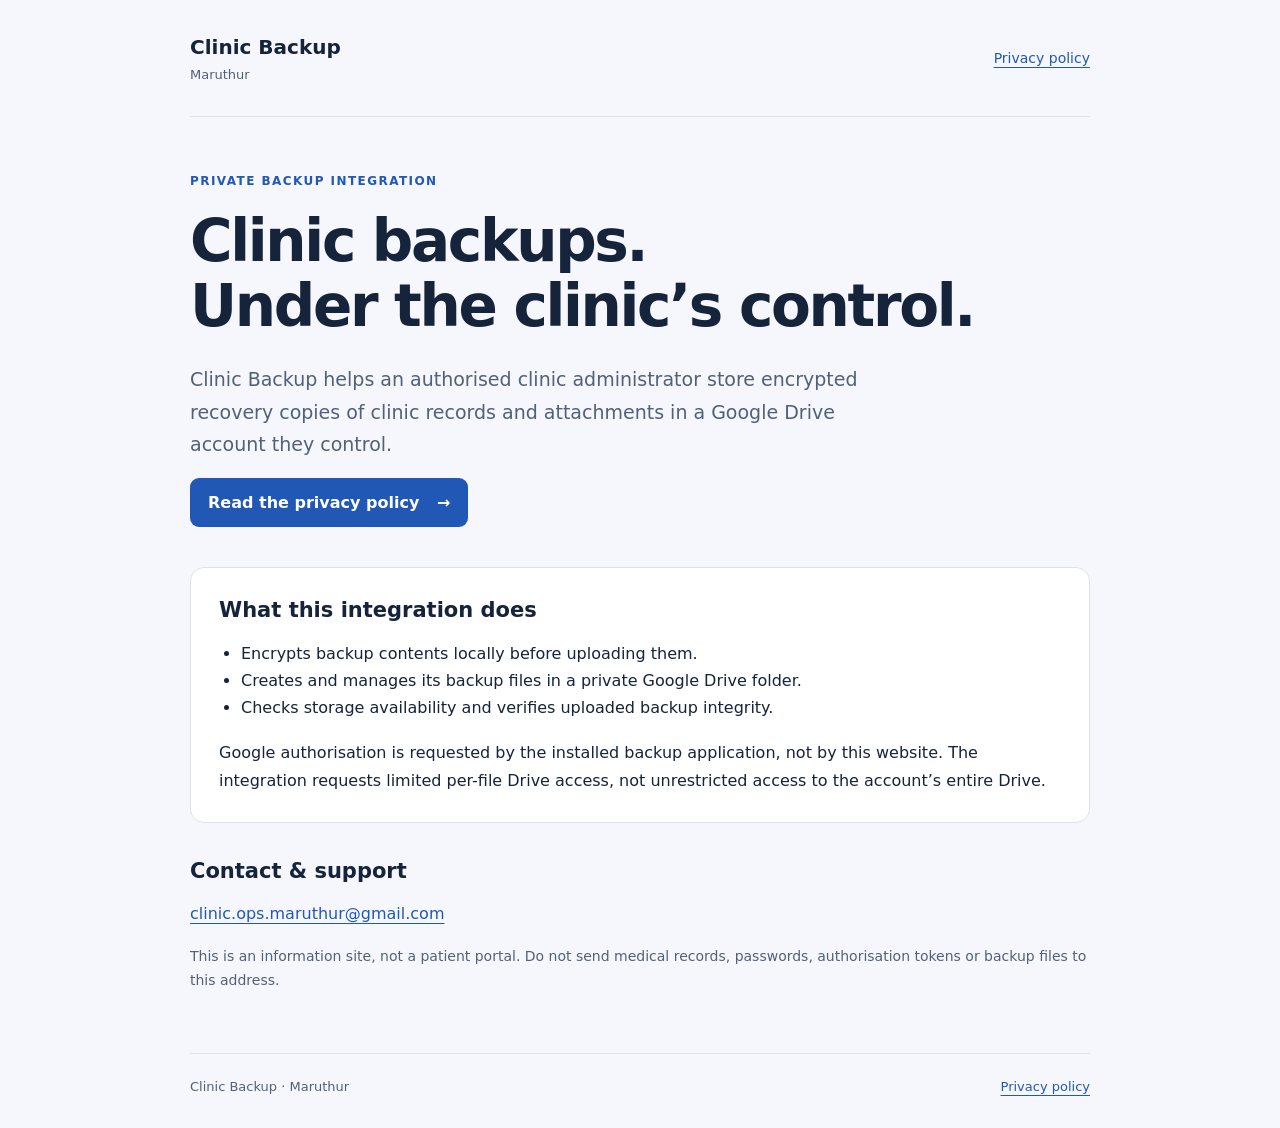
<file: index.html>
<!doctype html>
<html lang="en">
<head>
  <meta charset="utf-8">
  <meta name="viewport" content="width=device-width, initial-scale=1">
  <meta name="description" content="Information about Clinic Backup, a private Google Drive backup integration for clinic operations in Maruthur.">
  <title>Clinic Backup · Maruthur</title>
  <link rel="stylesheet" href="style.css">
</head>
<body>
  <a class="skip" href="#content">Skip to content</a>
  <header class="site-header"><a class="brand" href="index.html">Clinic Backup<span>Maruthur</span></a><nav aria-label="Main navigation"><a href="privacy.html">Privacy policy</a></nav></header>
  <main id="content">
    <section class="intro">
      <p class="eyebrow">Private backup integration</p>
      <h1>Clinic backups.<br>Under the clinic’s control.</h1>
      <p class="lead">Clinic Backup helps an authorised clinic administrator store encrypted recovery copies of clinic records and attachments in a Google Drive account they control.</p>
      <a class="button" href="privacy.html">Read the privacy policy <span aria-hidden="true">→</span></a>
    </section>
    <section class="panel" aria-labelledby="purpose">
      <h2 id="purpose">What this integration does</h2>
      <ul>
        <li>Encrypts backup contents locally before uploading them.</li>
        <li>Creates and manages its backup files in a private Google Drive folder.</li>
        <li>Checks storage availability and verifies uploaded backup integrity.</li>
      </ul>
      <p>Google authorisation is requested by the installed backup application, not by this website. The integration requests limited per-file Drive access, not unrestricted access to the account’s entire Drive.</p>
    </section>
    <section class="contact" aria-labelledby="contact">
      <h2 id="contact">Contact &amp; support</h2>
      <p><a href="mailto:clinic.ops.maruthur@gmail.com">clinic.ops.maruthur@gmail.com</a></p>
      <p class="muted">This is an information site, not a patient portal. Do not send medical records, passwords, authorisation tokens or backup files to this address.</p>
    </section>
  </main>
  <footer><span>Clinic Backup · Maruthur</span><a href="privacy.html">Privacy policy</a></footer>
</body>
</html>
</file>
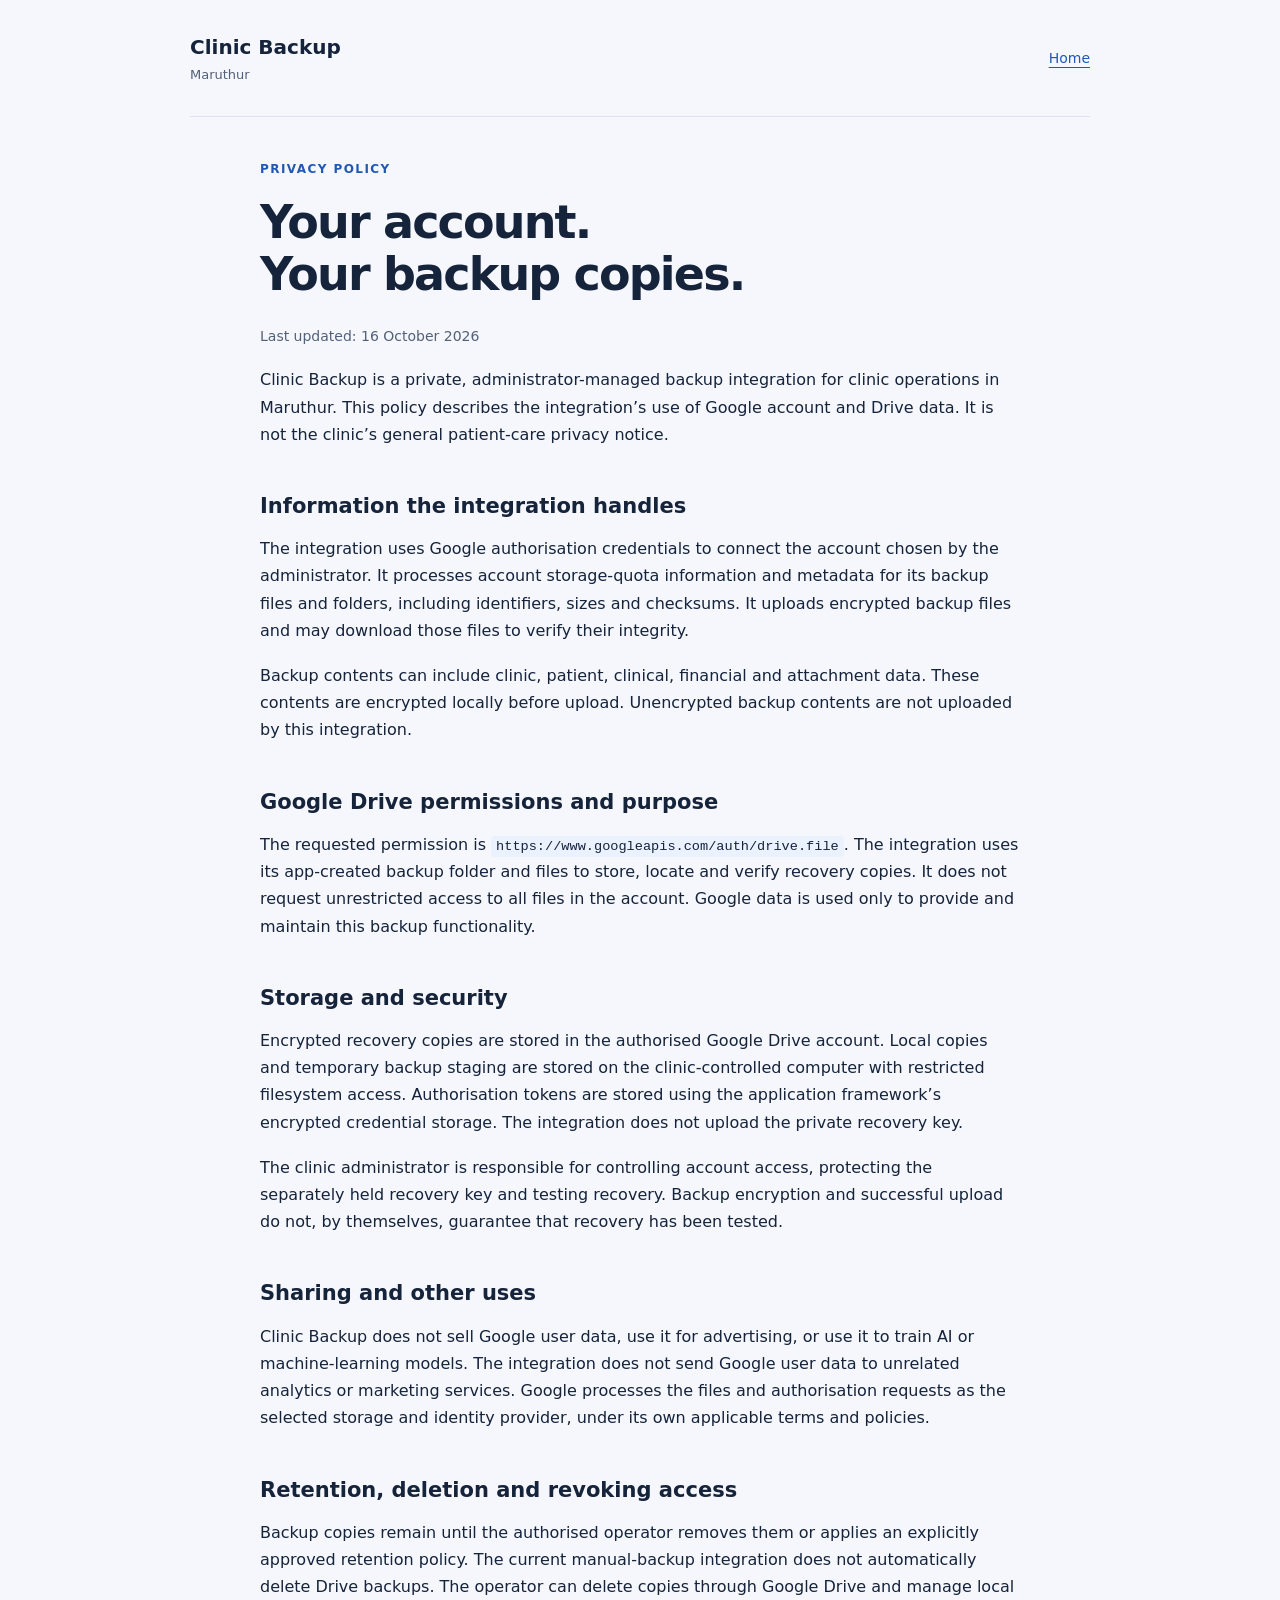
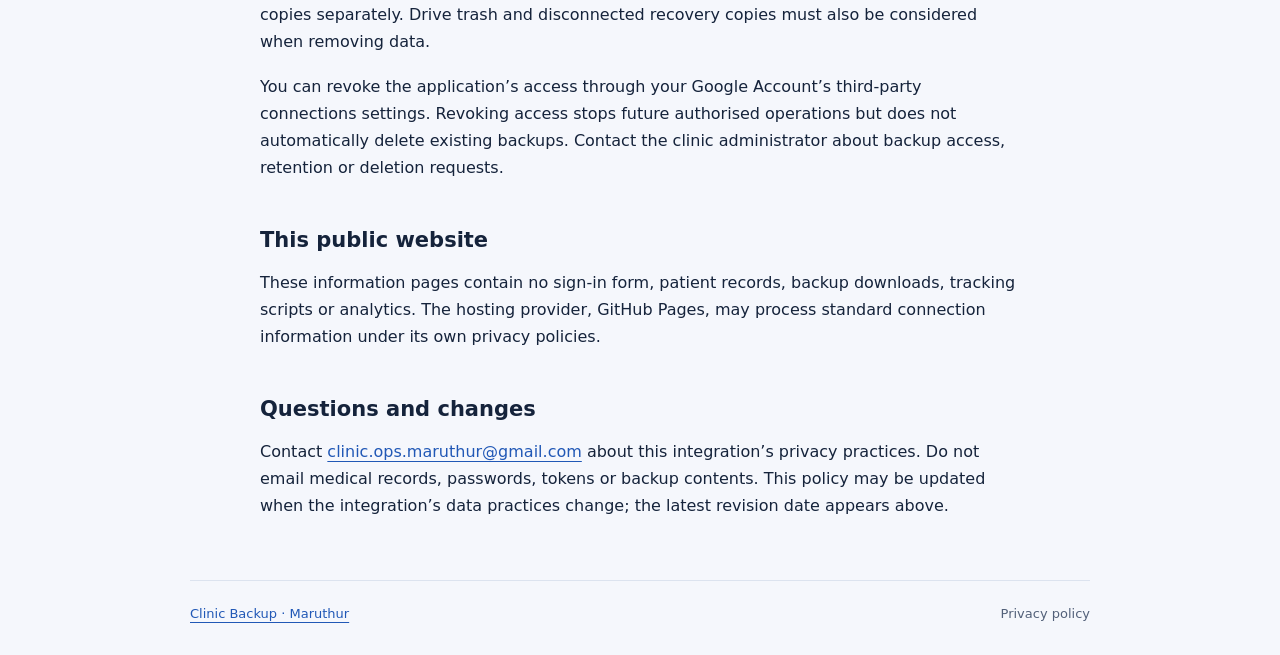
<file: privacy.html>
<!doctype html>
<html lang="en">
<head>
  <meta charset="utf-8">
  <meta name="viewport" content="width=device-width, initial-scale=1">
  <meta name="description" content="How the Clinic Backup integration uses Google Drive data, protects backup contents and handles access and deletion.">
  <title>Privacy policy · Clinic Backup</title>
  <link rel="stylesheet" href="style.css">
</head>
<body>
  <a class="skip" href="#content">Skip to content</a>
  <header class="site-header"><a class="brand" href="index.html">Clinic Backup<span>Maruthur</span></a><nav aria-label="Main navigation"><a href="index.html">Home</a></nav></header>
  <main id="content" class="policy">
    <p class="eyebrow">Privacy policy</p>
    <h1>Your account.<br>Your backup copies.</h1>
    <p class="muted">Last updated: 16 October 2026</p>
    <p>Clinic Backup is a private, administrator-managed backup integration for clinic operations in Maruthur. This policy describes the integration’s use of Google account and Drive data. It is not the clinic’s general patient-care privacy notice.</p>
    <section><h2>Information the integration handles</h2><p>The integration uses Google authorisation credentials to connect the account chosen by the administrator. It processes account storage-quota information and metadata for its backup files and folders, including identifiers, sizes and checksums. It uploads encrypted backup files and may download those files to verify their integrity.</p><p>Backup contents can include clinic, patient, clinical, financial and attachment data. These contents are encrypted locally before upload. Unencrypted backup contents are not uploaded by this integration.</p></section>
    <section><h2>Google Drive permissions and purpose</h2><p>The requested permission is <code>https://www.googleapis.com/auth/drive.file</code>. The integration uses its app-created backup folder and files to store, locate and verify recovery copies. It does not request unrestricted access to all files in the account. Google data is used only to provide and maintain this backup functionality.</p></section>
    <section><h2>Storage and security</h2><p>Encrypted recovery copies are stored in the authorised Google Drive account. Local copies and temporary backup staging are stored on the clinic-controlled computer with restricted filesystem access. Authorisation tokens are stored using the application framework’s encrypted credential storage. The integration does not upload the private recovery key.</p><p>The clinic administrator is responsible for controlling account access, protecting the separately held recovery key and testing recovery. Backup encryption and successful upload do not, by themselves, guarantee that recovery has been tested.</p></section>
    <section><h2>Sharing and other uses</h2><p>Clinic Backup does not sell Google user data, use it for advertising, or use it to train AI or machine-learning models. The integration does not send Google user data to unrelated analytics or marketing services. Google processes the files and authorisation requests as the selected storage and identity provider, under its own applicable terms and policies.</p></section>
    <section><h2>Retention, deletion and revoking access</h2><p>Backup copies remain until the authorised operator removes them or applies an explicitly approved retention policy. The current manual-backup integration does not automatically delete Drive backups. The operator can delete copies through Google Drive and manage local copies separately. Drive trash and disconnected recovery copies must also be considered when removing data.</p><p>You can revoke the application’s access through your Google Account’s third-party connections settings. Revoking access stops future authorised operations but does not automatically delete existing backups. Contact the clinic administrator about backup access, retention or deletion requests.</p></section>
    <section><h2>This public website</h2><p>These information pages contain no sign-in form, patient records, backup downloads, tracking scripts or analytics. The hosting provider, GitHub Pages, may process standard connection information under its own privacy policies.</p></section>
    <section><h2>Questions and changes</h2><p>Contact <a href="mailto:clinic.ops.maruthur@gmail.com">clinic.ops.maruthur@gmail.com</a> about this integration’s privacy practices. Do not email medical records, passwords, tokens or backup contents. This policy may be updated when the integration’s data practices change; the latest revision date appears above.</p></section>
  </main>
  <footer><a href="index.html">Clinic Backup · Maruthur</a><span>Privacy policy</span></footer>
</body>
</html>
</file>
<file: style.css>
:root{color-scheme:light dark;--bg:#f5f7fc;--surface:#fff;--text:#15233b;--muted:#526079;--border:#dce3ef;--blue:#2158b6;--soft:#eaf1ff}
*{box-sizing:border-box}body{margin:0;background:var(--bg);color:var(--text);font:16px/1.7 system-ui,-apple-system,"Segoe UI",sans-serif}a{color:var(--blue);text-underline-offset:4px}a:focus-visible{outline:3px solid var(--blue);outline-offset:5px;border-radius:3px}.site-header,main,footer{width:min(900px,calc(100% - 48px));margin-inline:auto}.site-header{display:flex;align-items:center;justify-content:space-between;gap:20px;padding:30px 0;border-bottom:1px solid var(--border)}.brand{text-decoration:none;font-weight:750;font-size:20px;color:var(--text)}.brand span{font-size:13px;font-weight:500;display:block;color:var(--muted)}nav a{font-size:14px}main{padding:42px 0}.eyebrow{font-size:12px;font-weight:750;text-transform:uppercase;letter-spacing:.12em;color:var(--blue)}h1{font-size:clamp(34px,6vw,58px);line-height:1.12;letter-spacing:-.04em;margin:18px 0 24px}h2{font-size:21px;line-height:1.4;margin:0 0 14px}p{margin:0 0 18px}.lead{max-width:680px;font-size:19px;color:var(--muted)}.intro{padding:12px 0 40px}.button{display:inline-block;background:var(--blue);color:#fff;text-decoration:none;padding:11px 18px;border-radius:9px;font-weight:650}.button span{margin-left:12px}.panel{padding:28px;background:var(--surface);border:1px solid var(--border);border-radius:14px}.panel p:last-child{margin-bottom:0}ul{padding-left:22px;margin:0 0 18px}.contact{padding-top:34px}.muted{color:var(--muted);font-size:14px}.policy{max-width:760px}.policy h1{font-size:clamp(32px,5vw,46px)}.policy section{padding-top:26px}code{font-size:.85em;overflow-wrap:anywhere;background:var(--soft);padding:3px 5px;border-radius:4px}footer{display:flex;justify-content:space-between;gap:20px;padding:22px 0 30px;border-top:1px solid var(--border);color:var(--muted);font-size:13px}.skip{position:absolute;left:20px;top:-100px;background:var(--surface);padding:8px 14px}.skip:focus{top:10px}
@media(prefers-color-scheme:dark){:root{--bg:#101722;--surface:#172230;--text:#e6edf8;--muted:#b0bdd0;--border:#304055;--blue:#9fc2ff;--soft:#243652}.button{background:#3069c8;color:#fff}}
@media(max-width:540px){.site-header,main,footer{width:calc(100% - 32px)}.site-header{padding:20px 0}main{padding-top:28px}.panel{padding:20px}.lead{font-size:17px}.contact a{overflow-wrap:anywhere}footer{flex-wrap:wrap}}
</file>
